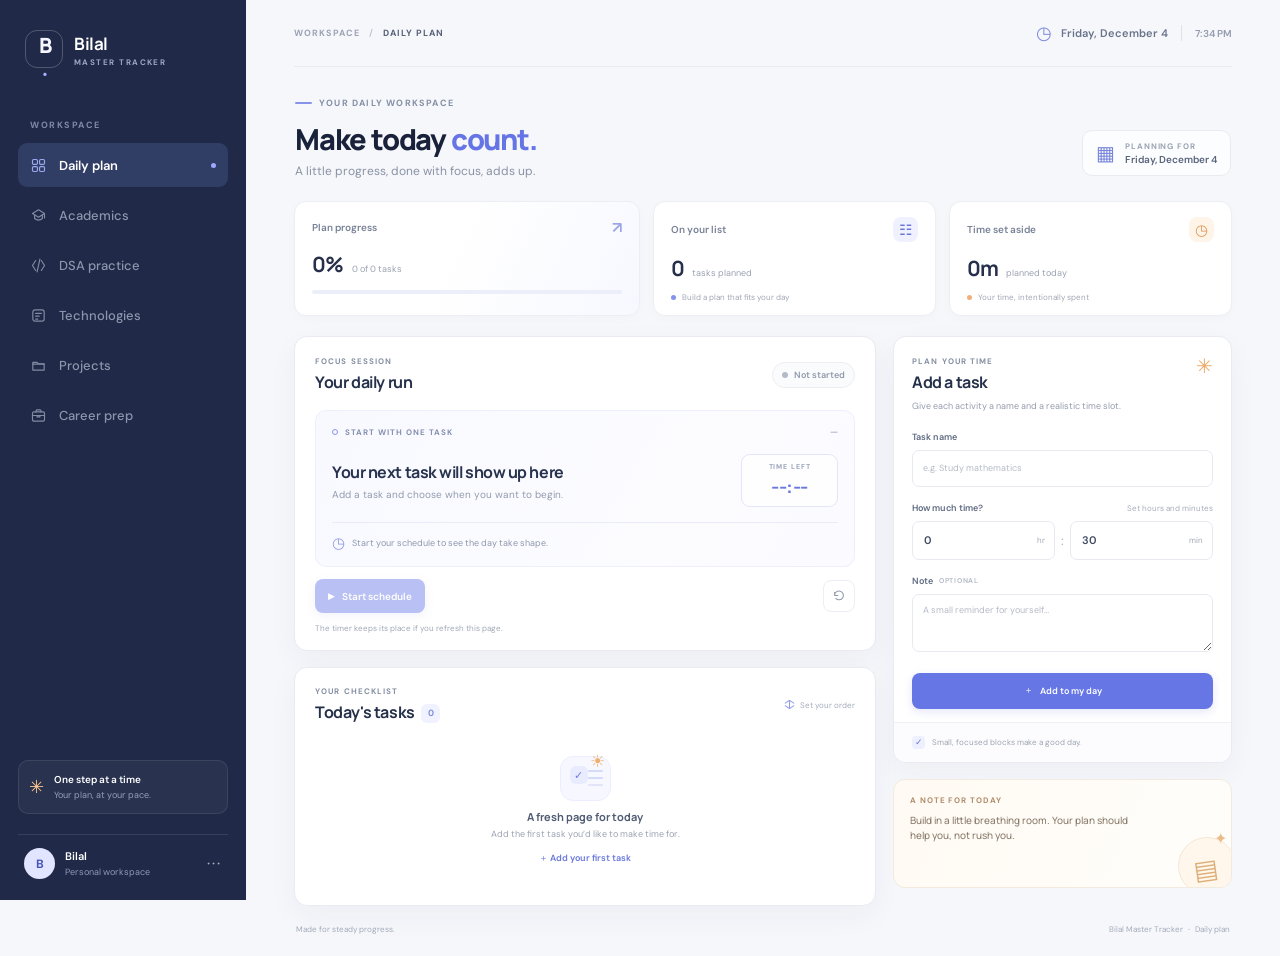
<file: index.html>
<!doctype html>
<html lang="en">
  <head>
    <meta charset="utf-8" />
    <meta name="viewport" content="width=device-width, initial-scale=1" />
    <meta name="theme-color" content="#f5f6fa" />
    <meta name="description" content="A calm daily workspace for Bilal's study plan and timed tasks." />
    <title>Daily Plan · Bilal Master Tracker</title>
    <link rel="stylesheet" href="/app.css" />
    <script defer src="/app.js"></script>
  </head>
  <body>
    <div class="app-shell">
      <aside class="sidebar" aria-label="Main navigation">
        <a class="brand" href="/" aria-label="Bilal Master Tracker home">
          <span class="brand-mark">B<span>·</span></span>
          <span class="brand-copy"><strong>Bilal</strong><small>MASTER TRACKER</small></span>
        </a>

        <!-- Main Page Navbar -->
        <div class="sidebar-label">WORKSPACE</div>
        <nav class="nav-list">
          <a class="nav-item active" href="/" aria-current="page">
            <svg viewBox="0 0 24 24" aria-hidden="true"><rect x="3.5" y="3.5" width="7" height="7" rx="1.7"/><rect x="13.5" y="3.5" width="7" height="7" rx="1.7"/><rect x="3.5" y="13.5" width="7" height="7" rx="1.7"/><rect x="13.5" y="13.5" width="7" height="7" rx="1.7"/></svg>
            <span>Daily plan</span><span class="nav-dot"></span>
          </a>
          <a class="nav-item nav-muted" href="#academics" aria-disabled="true" title="Coming in a later step">
            <svg viewBox="0 0 24 24" aria-hidden="true"><path d="M3.5 9.2 12 4l8.5 5.2L12 14.4 3.5 9.2Z"/><path d="M6.5 11v5.2c3.3 2.7 7.7 2.7 11 0V11M20.5 9.5v6"/></svg><span>Academics</span>
          </a>
          <a class="nav-item nav-muted" href="#dsa" aria-disabled="true" title="Coming in a later step">
            <svg viewBox="0 0 24 24" aria-hidden="true"><path d="M8 5 3.5 12 8 19M16 5l4.5 7-4.5 7M14 3 10 21"/></svg><span>DSA practice</span>
          </a>
          <a class="nav-item nav-muted" href="#technology" aria-disabled="true" title="Coming in a later step">
            <svg viewBox="0 0 24 24" aria-hidden="true"><rect x="4" y="4" width="16" height="16" rx="3"/><path d="M8 9h8M8 13h5M8 17h3"/></svg><span>Technologies</span>
          </a>
          <a class="nav-item nav-muted" href="#projects" aria-disabled="true" title="Coming in a later step">
            <svg viewBox="0 0 24 24" aria-hidden="true"><path d="M4 7.5h6l2 2h8v9H4v-11Z"/><path d="M4 10h16"/></svg><span>Projects</span>
          </a>
          <a class="nav-item nav-muted" href="#career" aria-disabled="true" title="Coming in a later step">
            <svg viewBox="0 0 24 24" aria-hidden="true"><rect x="3.5" y="7" width="17" height="13" rx="2"/><path d="M8.5 7V5.5A1.5 1.5 0 0 1 10 4h4a1.5 1.5 0 0 1 1.5 1.5V7M3.5 12h17M10 12v2h4v-2"/></svg><span>Career prep</span>
          </a>
        </nav>

        <div class="sidebar-bottom">
          <div class="sidebar-note"><span class="note-spark">✳</span><div><strong>One step at a time</strong><small>Your plan, at your pace.</small></div></div>
          <div class="profile-row"><span class="avatar">B</span><span class="profile-copy"><strong>Bilal</strong><small>Personal workspace</small></span><span class="profile-menu" aria-hidden="true">···</span></div>
        </div>
      </aside>

      <main class="main-content">
        <header class="topbar">
          <div class="crumb"><span>WORKSPACE</span><span class="crumb-slash">/</span><strong>DAILY PLAN</strong></div>
          <div class="topbar-right"><span class="today-icon" aria-hidden="true">◷</span><span id="today-date">Today</span><span class="topbar-divider"></span><span id="live-clock" class="live-clock">--:--</span></div>
        </header>

        <section class="page-heading">
          <div>
            <div class="eyebrow"><span class="eyebrow-line"></span>YOUR DAILY WORKSPACE</div>
            <h1>Make today <span>count.</span></h1>
            <p class="heading-copy">A little progress, done with focus, adds up.</p>
          </div>
          <div class="heading-date"><span class="date-icon" aria-hidden="true">▦</span><div><small>PLANNING FOR</small><strong id="heading-date">Today</strong></div></div>
        </section>

        <section class="summary-grid" aria-label="Today's plan summary">
          <article class="summary-card summary-primary">
            <div class="summary-top"><span>Plan progress</span><span class="summary-symbol">↗</span></div>
            <div class="summary-value"><strong id="progress-percent">0%</strong><span id="progress-count">0 of 0 tasks</span></div>
            <div class="progress-track"><span id="progress-fill"></span></div>
          </article>
          <article class="summary-card">
            <div class="summary-top"><span>On your list</span><span class="summary-icon icon-lavender">☷</span></div>
            <div class="summary-value"><strong id="task-count">0</strong><span>tasks planned</span></div>
            <div class="summary-foot"><span class="tiny-dot dot-blue"></span><span>Build a plan that fits your day</span></div>
          </article>
          <article class="summary-card">
            <div class="summary-top"><span>Time set aside</span><span class="summary-icon icon-peach">◷</span></div>
            <div class="summary-value"><strong id="planned-time">0m</strong><span>planned today</span></div>
            <div class="summary-foot"><span class="tiny-dot dot-orange"></span><span id="time-foot">Your time, intentionally spent</span></div>
          </article>
        </section>

        <div class="content-grid">
          <div class="left-column">
            <section class="panel run-panel" aria-labelledby="run-heading">
              <div class="panel-heading">
                <div><div class="section-kicker">FOCUS SESSION</div><h2 id="run-heading">Your daily run</h2></div>
                <span id="schedule-status" class="status-pill status-idle"><span class="status-dot"></span>Not started</span>
              </div>

              <div class="active-card" id="active-card">
                <div class="active-card-top"><span class="active-label"><span class="live-indicator"></span><span id="active-state-label">READY WHEN YOU ARE</span></span><span class="active-task-number" id="active-task-number">—</span></div>
                <div class="active-main">
                  <div class="active-task-copy"><h3 id="active-task-name">Your next task will show up here</h3><p id="active-task-note">Add a task and choose when you want to begin.</p></div>
                  <div class="timer-wrap"><div class="timer-label" id="timer-label">TIME LEFT</div><div class="timer-display" id="timer-display">--:--</div></div>
                </div>
                <div class="active-time-row"><span class="time-icon" aria-hidden="true">◷</span><span id="active-time-range">Start your schedule to see the day take shape.</span></div>
              </div>

              <div class="schedule-controls">
                <button class="button button-primary" id="start-button" type="button"><span class="button-play" aria-hidden="true">▶</span>Start schedule</button>
                <button class="button button-primary hidden" id="resume-button" type="button"><span class="button-play" aria-hidden="true">▶</span>Resume</button>
                <button class="button button-secondary hidden" id="pause-button" type="button"><span aria-hidden="true">Ⅱ</span>Pause</button>
                <button class="button button-subtle hidden" id="complete-button" type="button"><span aria-hidden="true">✓</span>Complete task</button>
                <button class="button button-subtle hidden" id="skip-button" type="button"><span aria-hidden="true">↷</span>Skip</button>
                <button class="button button-subtle hidden" id="extend-button" type="button"><span aria-hidden="true">＋</span>Add 15 min</button>
                <span class="control-spacer"></span>
                <button class="icon-button hidden" id="stop-button" type="button" title="Stop the schedule" aria-label="Stop the schedule"><svg viewBox="0 0 24 24" aria-hidden="true"><rect x="6.5" y="6.5" width="11" height="11" rx="1.5"/></svg></button>
                <button class="icon-button" id="reset-button" type="button" title="Reset today's run" aria-label="Reset today's run"><svg viewBox="0 0 24 24" aria-hidden="true"><path d="M4.5 11a7.5 7.5 0 1 1 2.1 5.2M4.5 5.5V11H10"/></svg></button>
              </div>
              <p class="schedule-hint" id="schedule-hint">The timer keeps its place if you refresh this page.</p>
            </section>

            <section class="panel task-panel" aria-labelledby="tasks-heading">
              <div class="panel-heading task-list-heading">
                <div><div class="section-kicker">YOUR CHECKLIST</div><h2 id="tasks-heading">Today's tasks <span class="heading-count" id="list-count">0</span></h2></div>
                <span class="order-hint"><span aria-hidden="true">↕</span> Set your order</span>
              </div>
              <div id="task-list" class="task-list" aria-live="polite"></div>
              <div id="empty-state" class="empty-state">
                <div class="empty-illustration" aria-hidden="true"><span class="empty-sun">☀</span><span class="empty-check">✓</span><span class="empty-lines"></span></div>
                <h3>A fresh page for today</h3>
                <p>Add the first task you’d like to make time for.</p>
                <button class="text-button" id="empty-add-button" type="button">＋ Add your first task</button>
              </div>
            </section>
          </div>

          <aside class="right-column">
            <section class="panel composer-panel" aria-labelledby="composer-heading" id="task-composer">
              <div class="panel-heading composer-heading">
                <div><div class="section-kicker">PLAN YOUR TIME</div><h2 id="composer-heading">Add a task</h2></div>
                <span class="composer-spark" aria-hidden="true">✳</span>
              </div>
              <p class="composer-copy">Give each activity a name and a realistic time slot.</p>
              <form id="task-form" novalidate>
                <input type="hidden" id="edit-task-id" />
                <label class="field-label" for="task-name">Task name</label>
                <input class="text-input" id="task-name" name="task-name" type="text" maxlength="100" placeholder="e.g. Study mathematics" autocomplete="off" required />
                <div class="duration-label-row"><label class="field-label" for="duration-hours">How much time?</label><span class="field-helper">Set hours and minutes</span></div>
                <div class="duration-inputs">
                  <label class="duration-box"><input id="duration-hours" type="number" min="0" max="99" value="0" inputmode="numeric" aria-label="Duration in hours" /><span>hr</span></label>
                  <span class="duration-colon">:</span>
                  <label class="duration-box"><input id="duration-minutes" type="number" min="0" max="59" value="30" inputmode="numeric" aria-label="Duration in minutes" /><span>min</span></label>
                </div>
                <label class="field-label notes-label" for="task-notes">Note <span class="optional-label">OPTIONAL</span></label>
                <textarea class="text-input notes-input" id="task-notes" maxlength="240" rows="3" placeholder="A small reminder for yourself…"></textarea>
                <p class="form-error" id="form-error" role="alert"></p>
                <div class="form-actions"><button class="button button-primary add-button" id="submit-task" type="submit"><span aria-hidden="true">＋</span>Add to my day</button><button class="button button-text hidden" id="cancel-edit" type="button">Cancel</button></div>
              </form>
              <div class="composer-footer"><span class="footer-check">✓</span><span>Small, focused blocks make a good day.</span></div>
            </section>

            <section class="tip-card">
              <div class="tip-art" aria-hidden="true"><span class="tip-star">✦</span><span class="tip-circle"></span><span class="tip-book">▤</span></div>
              <div class="tip-label">A NOTE FOR TODAY</div>
              <p>Build in a little breathing room. Your plan should help you, not rush you.</p>
            </section>
          </aside>
        </div>
        <footer class="page-footer"><span>Made for steady progress.</span><span>Bilal Master Tracker <b>·</b> Daily plan</span></footer>
      </main>
    </div>
  </body>
</html>
</file>
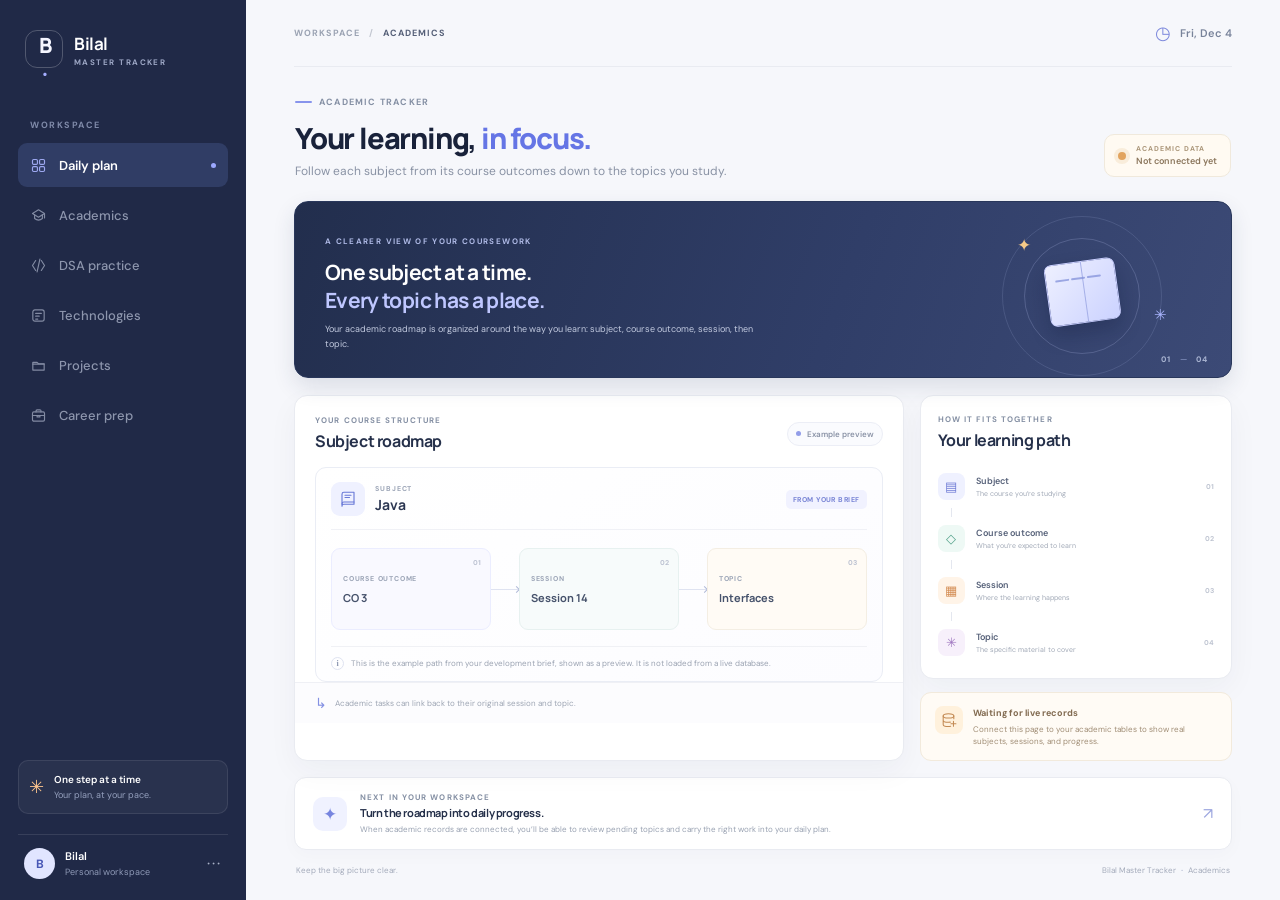
<file: academics.html>
<!doctype html>
<html lang="en">
  <head>
    <meta charset="utf-8" />
    <meta name="viewport" content="width=device-width, initial-scale=1" />
    <meta name="theme-color" content="#f5f6fa" />
    <meta name="description" content="Follow academic subjects, course outcomes, sessions, and topics." />
    <title>Academics · Bilal Master Tracker</title>
    <link rel="stylesheet" href="/app.css" />
    <link rel="stylesheet" href="/academics.css" />
    <script defer src="/academics.js"></script>
  </head>
  <body>
    <div class="app-shell">
      <!-- Place this where you want the sidebar to appear -->
<div id="sidebar-container"></div>

<script>
  fetch('sidebar.html')
    .then(response => response.text())
    .then(data => {
      document.getElementById('sidebar-container').innerHTML = data;
    });
</script>

      <main class="main-content academic-page">
        <header class="topbar">
          <div class="crumb"><span>WORKSPACE</span><span class="crumb-slash">/</span><strong>ACADEMICS</strong></div>
          <div class="topbar-right"><span class="today-icon" aria-hidden="true">◷</span><span id="academic-date">Today</span></div>
        </header>

        <section class="academic-intro">
          <div class="academic-title-block">
            <div class="eyebrow"><span class="eyebrow-line"></span>ACADEMIC TRACKER</div>
            <h1>Your learning, <span>in focus.</span></h1>
            <p class="heading-copy">Follow each subject from its course outcomes down to the topics you study.</p>
          </div>
          <div class="academic-source-pill"><span class="source-pulse"></span><span><small>ACADEMIC DATA</small><strong>Not connected yet</strong></span></div>
        </section>

        <section class="academic-banner" aria-label="Academic tracker overview">
          <div class="banner-copy">
            <span class="banner-eyebrow">A CLEARER VIEW OF YOUR COURSEWORK</span>
            <h2>One subject at a time.<br /><span>Every topic has a place.</span></h2>
            <p>Your academic roadmap is organized around the way you learn: subject, course outcome, session, then topic.</p>
          </div>
          <div class="banner-art" aria-hidden="true">
            <span class="art-orbit orbit-one"></span><span class="art-orbit orbit-two"></span>
            <span class="art-book"><span></span><span></span><span></span></span>
            <span class="art-star star-one">✦</span><span class="art-star star-two">✳</span>
          </div>
          <span class="banner-index" aria-hidden="true">01 <i>—</i> 04</span>
        </section>

        <div class="academic-grid">
          <section class="panel roadmap-panel" aria-labelledby="roadmap-title">
            <div class="panel-heading roadmap-heading">
              <div><div class="section-kicker">YOUR COURSE STRUCTURE</div><h2 id="roadmap-title">Subject roadmap</h2></div>
              <span class="preview-label"><span></span>Example preview</span>
            </div>

            <article class="preview-subject">
              <div class="subject-heading">
                <span class="subject-icon" aria-hidden="true"><svg viewBox="0 0 24 24"><path d="M4 5.5A2.5 2.5 0 0 1 6.5 3H20v16H6.5A2.5 2.5 0 0 0 4 21.5v-16Z"/><path d="M4 18.5A2.5 2.5 0 0 1 6.5 16H20M8 7h8M8 10h6"/></svg></span>
                <div class="subject-title"><span>SUBJECT</span><h3>Java</h3></div>
                <span class="sample-tag">FROM YOUR BRIEF</span>
              </div>

              <div class="roadmap-flow" aria-label="Example academic path: Java, course outcome 3, session 14, topic Interfaces">
                <div class="roadmap-step step-co">
                  <span class="step-number">01</span><span class="step-label">COURSE OUTCOME</span><strong>CO 3</strong>
                </div>
                <span class="step-connector" aria-hidden="true"><i></i></span>
                <div class="roadmap-step step-session">
                  <span class="step-number">02</span><span class="step-label">SESSION</span><strong>Session 14</strong>
                </div>
                <span class="step-connector" aria-hidden="true"><i></i></span>
                <div class="roadmap-step step-topic">
                  <span class="step-number">03</span><span class="step-label">TOPIC</span><strong>Interfaces</strong>
                </div>
              </div>
              <div class="preview-caption"><span class="caption-info" aria-hidden="true">i</span><span>This is the example path from your development brief, shown as a preview. It is not loaded from a live database.</span></div>
            </article>

            <div class="roadmap-bottom"><span class="roadmap-bottom-icon" aria-hidden="true">↳</span><span>Academic tasks can link back to their original session and topic.</span></div>
          </section>

          <aside class="academic-side-column">
            <section class="panel structure-panel" aria-labelledby="structure-title">
              <div class="section-kicker">HOW IT FITS TOGETHER</div>
              <h2 id="structure-title">Your learning path</h2>
              <div class="structure-list">
                <div class="structure-item"><span class="structure-icon structure-subject">▤</span><span><strong>Subject</strong><small>The course you’re studying</small></span><span class="structure-order">01</span></div>
                <span class="structure-link" aria-hidden="true"></span>
                <div class="structure-item"><span class="structure-icon structure-co">◇</span><span><strong>Course outcome</strong><small>What you’re expected to learn</small></span><span class="structure-order">02</span></div>
                <span class="structure-link" aria-hidden="true"></span>
                <div class="structure-item"><span class="structure-icon structure-session">▦</span><span><strong>Session</strong><small>Where the learning happens</small></span><span class="structure-order">03</span></div>
                <span class="structure-link" aria-hidden="true"></span>
                <div class="structure-item"><span class="structure-icon structure-topic">✳</span><span><strong>Topic</strong><small>The specific material to cover</small></span><span class="structure-order">04</span></div>
              </div>
            </section>

            <section class="data-note-card" aria-label="Academic data connection status">
              <span class="data-note-icon" aria-hidden="true"><svg viewBox="0 0 24 24"><ellipse cx="12" cy="5.5" rx="7.5" ry="3"/><path d="M4.5 5.5v6c0 1.7 3.4 3 7.5 3 .9 0 1.8-.1 2.6-.2M19.5 5.5v4M4.5 11.5v6c0 1.7 3.4 3 7.5 3 1.1 0 2.1-.1 3-.3"/><path d="M15.5 16.5h7m-3.5-3.5v7"/></svg></span>
              <div><strong>Waiting for live records</strong><p>Connect this page to your academic tables to show real subjects, sessions, and progress.</p></div>
            </section>
          </aside>
        </div>

        <section class="next-stage-card">
          <div class="next-stage-mark" aria-hidden="true"><span>✦</span></div>
          <div><div class="section-kicker">NEXT IN YOUR WORKSPACE</div><h2>Turn the roadmap into daily progress.</h2><p>When academic records are connected, you’ll be able to review pending topics and carry the right work into your daily plan.</p></div>
          <span class="next-stage-arrow" aria-hidden="true">↗</span>
        </section>

        <footer class="page-footer"><span>Keep the big picture clear.</span><span>Bilal Master Tracker <b>·</b> Academics</span></footer>
      </main>
    </div>
  </body>
</html>
</file>
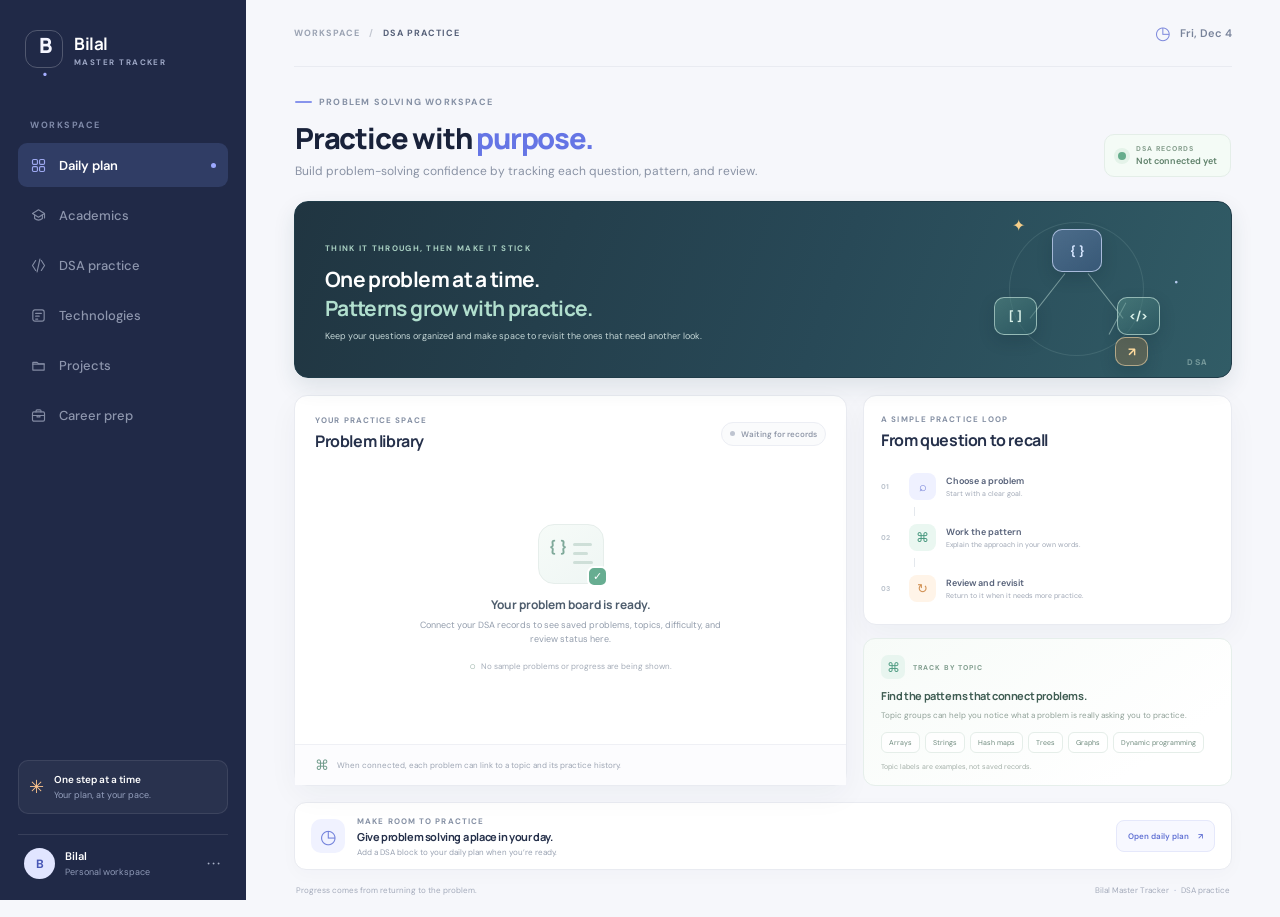
<file: dsa.html>
<!doctype html>
<html lang="en">

<head>
  <meta charset="utf-8" />
  <meta name="viewport" content="width=device-width, initial-scale=1" />
  <meta name="theme-color" content="#f5f6fa" />
  <meta name="description" content="A focused workspace for DSA problem practice and review." />
  <title>DSA Practice · Bilal Master Tracker</title>
  <link rel="stylesheet" href="/app.css" />
  <link rel="stylesheet" href="/dsa.css" />
  <script defer src="dsa.js"></script>
</head>

<body>
  <div class="app-shell">

    <div id="sidebar-container"></div>

    <script>
      fetch('sidebar.html')
        .then(response => response.text())
        .then(data => {
          document.getElementById('sidebar-container').innerHTML = data;
        });
    </script>

    <main class="main-content dsa-page">
      <header class="topbar">
        <div class="crumb"><span>WORKSPACE</span><span class="crumb-slash">/</span><strong>DSA PRACTICE</strong></div>
        <div class="topbar-right"><span class="today-icon" aria-hidden="true">◷</span><span id="dsa-date">Today</span>
        </div>
      </header>

      <section class="dsa-intro">
        <div class="dsa-title-block">
          <div class="eyebrow"><span class="eyebrow-line"></span>PROBLEM SOLVING WORKSPACE</div>
          <h1>Practice with <span>purpose.</span></h1>
          <p class="heading-copy">Build problem-solving confidence by tracking each question, pattern, and review.</p>
        </div>
        <div class="dsa-source-pill"><span class="dsa-source-dot"></span><span><small>DSA RECORDS</small><strong>Not
              connected yet</strong></span></div>
      </section>

      <section class="dsa-banner" aria-label="DSA practice overview">
        <div class="dsa-banner-copy">
          <span class="dsa-banner-eyebrow">THINK IT THROUGH, THEN MAKE IT STICK</span>
          <h2>One problem at a time.<br /><span>Patterns grow with practice.</span></h2>
          <p>Keep your questions organized and make space to revisit the ones that need another look.</p>
        </div>
        <div class="dsa-banner-art" aria-hidden="true">
          <span class="node-line line-a"></span><span class="node-line line-b"></span><span
            class="node-line line-c"></span><span class="node-line line-d"></span>
          <span class="dsa-node node-root">{ }</span><span class="dsa-node node-left">[ ]</span><span
            class="dsa-node node-right">&lt;/&gt;</span><span class="dsa-node node-leaf">↗</span>
          <span class="dsa-art-spark spark-a">✦</span><span class="dsa-art-spark spark-b">·</span>
        </div>
        <span class="dsa-banner-word" aria-hidden="true">DSA</span>
      </section>

      <div class="dsa-content-grid">
        <section class="panel problem-library" aria-labelledby="problem-library-title">
          <div class="panel-heading library-heading">
            <div>
              <div class="section-kicker">YOUR PRACTICE SPACE</div>
              <h2 id="problem-library-title">Problem library</h2>
            </div>
            <span class="library-status"><span></span>Waiting for records</span>
          </div>
          <div class="library-empty">
            <div class="library-illustration" aria-hidden="true">
              <span class="code-bracket">{ }</span><span class="code-line code-line-one"></span><span
                class="code-line code-line-two"></span><span class="code-line code-line-three"></span><span
                class="code-check">✓</span>
            </div>
            <h3>Your problem board is ready.</h3>
            <p>Connect your DSA records to see saved problems, topics, difficulty, and review status here.</p>
            <span class="library-footnote"><span class="small-lock" aria-hidden="true">○</span> No sample problems or
              progress are being shown.</span>
          </div>
          <div class="library-footer"><span class="library-footer-icon" aria-hidden="true">⌘</span><span>When connected,
              each problem can link to a topic and its practice history.</span></div>
        </section>

        <aside class="dsa-side-column">
          <section class="panel practice-loop" aria-labelledby="practice-loop-title">
            <div class="section-kicker">A SIMPLE PRACTICE LOOP</div>
            <h2 id="practice-loop-title">From question to recall</h2>
            <div class="loop-list">
              <div class="loop-item"><span class="loop-number">01</span><span class="loop-icon loop-pick"
                  aria-hidden="true">⌕</span><span><strong>Choose a problem</strong><small>Start with a clear
                    goal.</small></span></div>
              <span class="loop-connector" aria-hidden="true"></span>
              <div class="loop-item"><span class="loop-number">02</span><span class="loop-icon loop-solve"
                  aria-hidden="true">⌘</span><span><strong>Work the pattern</strong><small>Explain the approach in your
                    own words.</small></span></div>
              <span class="loop-connector" aria-hidden="true"></span>
              <div class="loop-item"><span class="loop-number">03</span><span class="loop-icon loop-review"
                  aria-hidden="true">↻</span><span><strong>Review and revisit</strong><small>Return to it when it needs
                    more practice.</small></span></div>
            </div>
          </section>

          <section class="topic-preview-card" aria-labelledby="topic-preview-title">
            <div class="topic-preview-top"><span class="topic-preview-icon" aria-hidden="true">⌘</span><span
                class="topic-preview-label">TRACK BY TOPIC</span></div>
            <h2 id="topic-preview-title">Find the patterns that connect problems.</h2>
            <p>Topic groups can help you notice what a problem is really asking you to practice.</p>
            <div class="topic-chips" aria-label="Example DSA topic groups">
              <span>Arrays</span><span>Strings</span><span>Hash
                maps</span><span>Trees</span><span>Graphs</span><span>Dynamic programming</span>
            </div>
            <span class="topic-preview-note">Topic labels are examples, not saved records.</span>
          </section>
        </aside>
      </div>

      <section class="dsa-daily-link">
        <span class="daily-link-mark" aria-hidden="true">◷</span>
        <div>
          <div class="section-kicker">MAKE ROOM TO PRACTICE</div>
          <h2>Give problem solving a place in your day.</h2>
          <p>Add a DSA block to your daily plan when you’re ready.</p>
        </div>
        <a class="dsa-daily-button" href="/"><span>Open daily plan</span><span aria-hidden="true">↗</span></a>
      </section>

      <footer class="page-footer"><span>Progress comes from returning to the problem.</span><span>Bilal Master Tracker
          <b>·</b> DSA practice</span></footer>
    </main>
  </div>
</body>

</html>
</file>
<file: app.css>
/* Google Fonts API for different Fonts Usage in Our Project*/
@import url('https://fonts.googleapis.com/css2?family=DM+Sans:wght@400;500;600;700&family=Manrope:wght@400;500;600;700;800&display=swap');

:root {
  color-scheme: light;
  --ink: #182137;
  --muted: #7b8497;
  --soft-muted: #a3aabb;
  --line: #e9ebf1;
  --paper: #fff;
  --canvas: #f6f7fb;
  --navy: #202947;
  --blue: #6274e8;
  --blue-dark: #5062d7;
  --blue-soft: #eef0ff;
  --mint: #29a684;
  --orange: #eea15e;
  --shadow: 0 10px 30px rgba(31, 43, 75, .045);
  font-family: 'DM Sans', 'Segoe UI', sans-serif;
  font-synthesis: none;
  text-rendering: optimizeLegibility;
}

* { box-sizing: border-box; }
body { margin: 0; min-width: 320px; color: var(--ink); background: var(--canvas); }
button, input, textarea { font: inherit; }
button { cursor: pointer; }
button:focus-visible, a:focus-visible, input:focus-visible, textarea:focus-visible { outline: 3px solid rgba(98, 116, 232, .3); outline-offset: 2px; }
.app-shell { min-height: 100vh; }

.sidebar { width: 246px; padding: 30px 18px 18px; position: fixed; inset: 0 auto 0 0; display: flex; flex-direction: column; background: var(--navy); color: white; z-index: 5; }
.brand { display: flex; gap: 11px; align-items: center; margin: 0 0 51px 7px; color: inherit; text-decoration: none; }
.brand-mark { width: 38px; height: 38px; display: grid; place-items: center; border: 1px solid rgba(255,255,255,.22); border-radius: 12px; color: #f5f6ff; font: 800 21px 'Manrope', sans-serif; letter-spacing: -2px; }
.brand-mark span { color: #a5aeff; }
.brand-copy { display: grid; gap: 2px; }
.brand-copy strong { font: 700 17px 'Manrope', sans-serif; letter-spacing: -.4px; }
.brand-copy small { color: #9ea8c6; font-size: 8px; font-weight: 700; letter-spacing: 1.45px; }
.sidebar-label { margin: 0 0 12px 12px; color: #7f8aa9; font-size: 9px; font-weight: 700; letter-spacing: 1.5px; }
.nav-list { display: grid; gap: 6px; }
.nav-item { min-height: 44px; padding: 0 12px; display: flex; align-items: center; gap: 12px; position: relative; border-radius: 9px; color: #b8c0d5; font-size: 13px; font-weight: 500; text-decoration: none; transition: .18s ease; }
.nav-item svg { width: 17px; height: 17px; fill: none; stroke: currentColor; stroke-width: 1.65; stroke-linecap: round; stroke-linejoin: round; opacity: .9; }
.nav-item:hover { background: rgba(255,255,255,.06); color: #fff; }
.nav-item.active { background: #303d65; color: #fff; font-weight: 600; }
.nav-item.active svg { color: #a9b4ff; }
.nav-dot { width: 5px; height: 5px; margin-left: auto; border-radius: 50%; background: #9ca9ff; }
.nav-muted { opacity: .72; }
.nav-muted[aria-disabled="true"] { cursor: default; }
.sidebar-bottom { margin-top: auto; }
.sidebar-note { display: flex; gap: 10px; align-items: center; padding: 12px 10px; margin: 0 0 20px; border: 1px solid rgba(255,255,255,.09); border-radius: 10px; background: rgba(255,255,255,.045); }
.note-spark { color: #ffc68f; font-size: 18px; }
.sidebar-note div, .profile-copy { display: grid; gap: 3px; }
.sidebar-note strong { font-size: 10px; font-weight: 600; }
.sidebar-note small { color: #95a0be; font-size: 9px; }
.profile-row { display: flex; align-items: center; gap: 10px; padding: 13px 6px 3px; border-top: 1px solid rgba(255,255,255,.1); }
.avatar { width: 31px; height: 31px; display: grid; place-items: center; border-radius: 50%; color: #4857b6; background: #e1e5ff; font-size: 12px; font-weight: 700; }
.profile-copy strong { font-size: 11px; font-weight: 600; }
.profile-copy small { color: #8f9ab7; font-size: 9px; }
.profile-menu { margin-left: auto; color: #a9b1c7; letter-spacing: 2px; }

.main-content { max-width: 1600px; min-height: 100vh; padding: 0 48px 22px; margin-left: 246px; }
.topbar { height: 67px; display: flex; align-items: center; justify-content: space-between; border-bottom: 1px solid #e9ebf1; }
.crumb { display: flex; align-items: center; gap: 9px; color: #9ba3b3; font-size: 9px; font-weight: 700; letter-spacing: 1px; }
.crumb strong { color: #566078; font-size: 9px; }
.crumb-slash { color: #c2c6d0; }
.topbar-right { display: flex; align-items: center; gap: 9px; color: #68738b; font-size: 11px; font-weight: 600; }
.today-icon { color: #7d89dc; font-size: 18px; }
.topbar-divider { width: 1px; height: 16px; margin: 0 4px; background: #dfe2e9; }
.live-clock { color: #929bad; font-size: 10px; font-variant-numeric: tabular-nums; }
.page-heading { padding: 30px 1px 22px; display: flex; justify-content: space-between; align-items: end; }
.eyebrow, .section-kicker { display: flex; align-items: center; gap: 7px; color: #8590a4; font-size: 9px; font-weight: 700; letter-spacing: 1.2px; }
.eyebrow-line { width: 17px; height: 2px; border-radius: 5px; background: #8794ec; }
h1, h2, h3, p { margin-top: 0; }
h1 { margin: 10px 0 4px; color: #19223a; font: 800 29px 'Manrope', 'Segoe UI', sans-serif; letter-spacing: -1.2px; }
h1 span { color: #6575e5; }
.heading-copy { margin: 0; color: #8992a4; font-size: 12px; }
.heading-date { display: flex; gap: 10px; align-items: center; margin-bottom: 3px; padding: 9px 13px; border: 1px solid var(--line); border-radius: 10px; background: rgba(255,255,255,.72); }
.date-icon { color: #7885db; font-size: 20px; }
.heading-date div { display: grid; gap: 2px; }
.heading-date small { color: #9ba3b2; font-size: 8px; font-weight: 700; letter-spacing: .9px; }
.heading-date strong { color: #59647b; font-size: 10px; font-weight: 600; }

.summary-grid { display: grid; grid-template-columns: 1.22fr 1fr 1fr; gap: 13px; margin-bottom: 20px; }
.summary-card { min-height: 109px; padding: 15px 17px 13px; border: 1px solid #eceef3; border-radius: 12px; background: #fff; box-shadow: 0 3px 12px rgba(35,46,76,.018); }
.summary-primary { background: linear-gradient(115deg, #fff 45%, #f7f8ff); }
.summary-top { display: flex; align-items: center; justify-content: space-between; color: #788297; font-size: 10px; font-weight: 600; }
.summary-symbol { color: #9aa4ea; font-size: 16px; }
.summary-icon { width: 25px; height: 25px; display: grid; place-items: center; border-radius: 8px; font-size: 15px; }
.icon-lavender { color: #6a76d6; background: #f0f1ff; }
.icon-peach { color: #df9657; background: #fff4e8; }
.summary-value { display: flex; align-items: baseline; gap: 8px; margin-top: 12px; }
.summary-value strong { color: #26304a; font: 700 21px 'Manrope', sans-serif; letter-spacing: -.7px; }
.summary-value span { color: #9aa2b1; font-size: 9px; }
.progress-track { height: 4px; margin-top: 12px; overflow: hidden; border-radius: 5px; background: #eceefa; }
.progress-track span { width: 0; height: 100%; display: block; border-radius: inherit; background: #7583ec; transition: width .25s ease; }
.summary-foot { display: flex; gap: 6px; align-items: center; margin-top: 10px; color: #a0a7b5; font-size: 8px; }
.tiny-dot { width: 5px; height: 5px; border-radius: 50%; }
.dot-blue { background: #8492ed; }.dot-orange { background: #f0b078; }

.content-grid { display: grid; grid-template-columns: minmax(0, 1.58fr) minmax(270px, .92fr); gap: 17px; align-items: start; }
.left-column, .right-column { display: grid; gap: 16px; }
.panel { border: 1px solid #e9ebf1; border-radius: 13px; background: var(--paper); box-shadow: var(--shadow); }
.run-panel { padding: 19px 20px 15px; }
.panel-heading { display: flex; align-items: center; justify-content: space-between; gap: 15px; }
.section-kicker { margin-bottom: 5px; font-size: 8px; letter-spacing: 1.1px; }
h2 { margin: 0; color: #25304a; font: 700 16px 'Manrope', sans-serif; letter-spacing: -.4px; }
.status-pill { display: flex; gap: 6px; align-items: center; padding: 6px 9px; border: 1px solid #eceef4; border-radius: 20px; color: #9099aa; background: #fafbfc; font-size: 9px; font-weight: 600; }
.status-dot { width: 6px; height: 6px; border-radius: 50%; background: #b4bbc8; }
.status-running { color: #438f7d; border-color: #d9f0e9; background: #f0faf6; }.status-running .status-dot { background: #43b596; box-shadow: 0 0 0 3px #ddf4ec; }
.status-paused { color: #b67b3c; border-color: #f5e7d3; background: #fff9ef; }.status-paused .status-dot { background: #eaa455; }
.status-done { color: #6875d3; border-color: #e4e7ff; background: #f4f5ff; }.status-done .status-dot { background: #8190ec; }
.status-stopped { color: #8d7180; border-color: #eee5eb; background: #fbf7fa; }.status-stopped .status-dot { background: #ba8da5; }
.active-card { margin-top: 17px; padding: 15px 16px 13px; border: 1px solid #edf0fc; border-radius: 11px; background: linear-gradient(120deg, #f8f9ff, #fcfcff 68%, #fbfaff); }
.active-card-top { display: flex; align-items: center; justify-content: space-between; }
.active-label { display: flex; gap: 7px; align-items: center; color: #858faf; font-size: 8px; font-weight: 700; letter-spacing: 1px; }
.live-indicator { width: 6px; height: 6px; border: 1px solid #8995ec; border-radius: 50%; }
.active-task-number { color: #b0b6cc; font-size: 9px; font-weight: 700; }
.active-main { display: flex; justify-content: space-between; gap: 20px; align-items: center; padding: 16px 0 15px; }
.active-task-copy { min-width: 0; }
.active-task-copy h3 { overflow: hidden; margin: 0 0 5px; color: #27324e; font: 700 16px 'Manrope', sans-serif; letter-spacing: -.45px; text-overflow: ellipsis; white-space: nowrap; }
.active-task-copy p { max-width: 390px; overflow: hidden; margin: 0; color: #929bad; font-size: 10px; text-overflow: ellipsis; white-space: nowrap; }
.timer-wrap { flex: 0 0 auto; min-width: 97px; padding: 7px 11px 6px; border: 1px solid rgba(224,228,250,.9); border-radius: 9px; background: rgba(255,255,255,.7); text-align: center; }
.timer-label { margin-bottom: 2px; color: #9ba4bc; font-size: 7px; font-weight: 700; letter-spacing: .9px; }
.timer-display { color: #6978dc; font: 700 20px 'Manrope', sans-serif; font-variant-numeric: tabular-nums; letter-spacing: -.5px; }
.timer-expired { color: #d58a58; }
.active-time-row { display: flex; align-items: center; gap: 7px; padding-top: 10px; border-top: 1px solid #e9ecf8; color: #8e98ac; font-size: 9px; }
.time-icon { color: #909be2; font-size: 15px; }
.schedule-controls { display: flex; align-items: center; gap: 7px; margin-top: 12px; flex-wrap: wrap; }
.button { min-height: 34px; padding: 0 12px; display: inline-flex; gap: 7px; align-items: center; justify-content: center; border: 1px solid transparent; border-radius: 8px; font-size: 10px; font-weight: 600; transition: .16s ease; }
.button-primary { color: #fff; background: #6676e5; box-shadow: 0 3px 8px rgba(99,114,220,.17); }
.button-primary:hover:not(:disabled) { background: #5364d8; transform: translateY(-1px); }
.button-secondary { border-color: #e6e8ef; color: #626e84; background: #fff; }
.button-secondary:hover { border-color: #ced3e0; background: #fafbfe; }
.button-subtle { border-color: #eaecf2; color: #758096; background: #fff; }
.button-subtle:hover { border-color: #d4d9e8; color: #5b6781; background: #fafbff; }
.button:disabled { cursor: not-allowed; opacity: .45; }
.button-play { font-size: 9px; }
.control-spacer { flex: 1; }
.icon-button { width: 32px; height: 32px; display: grid; place-items: center; border: 1px solid #eceef3; border-radius: 8px; color: #919aac; background: white; }
.icon-button:hover { color: #606d88; border-color: #d9dde8; }
.icon-button svg { width: 14px; height: 14px; fill: none; stroke: currentColor; stroke-width: 1.8; stroke-linecap: round; stroke-linejoin: round; }
.schedule-hint { min-height: 12px; margin: 10px 0 0; color: #a0a8b7; font-size: 8px; }
.hidden { display: none !important; }

.task-panel { min-height: 219px; padding: 18px 20px 14px; }
.task-list-heading { margin-bottom: 11px; }
.heading-count { display: inline-grid; min-width: 19px; height: 19px; margin-left: 4px; place-items: center; border-radius: 6px; color: #7785dd; background: #f0f2ff; font: 600 9px 'DM Sans', sans-serif; vertical-align: 2px; }
.order-hint { display: flex; gap: 5px; align-items: center; color: #a2aabb; font-size: 8px; }
.order-hint span { color: #929de8; font-size: 13px; }
.task-list { display: grid; }
.task-row { min-height: 62px; display: grid; grid-template-columns: 20px minmax(0,1fr) auto; align-items: center; gap: 11px; padding: 9px 0; border-top: 1px solid #f0f1f5; }
.task-check { width: 16px; height: 16px; margin: 0; appearance: none; border: 1.5px solid #d5d9e3; border-radius: 5px; background: #fff; cursor: pointer; }
.task-check:checked { border-color: #6d7ce4; background: #6d7ce4; }
.task-check:checked::after { content: '✓'; display: block; color: white; font-size: 11px; font-weight: 700; line-height: 13px; text-align: center; }
.task-check:disabled { cursor: default; }
.task-main { min-width: 0; }
.task-title-line { display: flex; align-items: center; gap: 7px; min-width: 0; }
.task-title { overflow: hidden; color: #39435a; font-size: 10px; font-weight: 600; text-overflow: ellipsis; white-space: nowrap; }
.task-row.is-completed .task-title { color: #9aa2b1; text-decoration: line-through; }
.task-note { overflow: hidden; margin-top: 3px; color: #a1a8b6; font-size: 8px; text-overflow: ellipsis; white-space: nowrap; }
.task-meta { display: flex; align-items: center; gap: 7px; }
.task-time { min-width: 64px; color: #8993a5; font-size: 8px; text-align: right; white-space: nowrap; }
.task-duration { padding: 5px 7px; border-radius: 6px; color: #707b94; background: #f6f7fa; font-size: 8px; font-weight: 600; white-space: nowrap; }
.task-row.is-active .task-duration { color: #6271d9; background: #f0f2ff; }
.task-actions { display: flex; gap: 2px; margin-left: 3px; opacity: .72; }
.row-action { width: 22px; height: 23px; padding: 0; display: grid; place-items: center; border: 0; border-radius: 5px; color: #9aa2b1; background: transparent; font-size: 13px; }
.row-action:hover:not(:disabled) { color: #5866cf; background: #f1f2ff; }
.row-action:disabled { cursor: default; opacity: .27; }
.row-status { padding: 3px 6px; border-radius: 5px; font-size: 7px; font-weight: 700; letter-spacing: .15px; white-space: nowrap; }
.row-status.active { color: #528c7b; background: #eaf7f1; }
.row-status.expired { color: #c0834e; background: #fff4e8; }
.row-status.skipped { color: #9a8793; background: #f5f1f4; }
.empty-state { min-height: 157px; display: flex; flex-direction: column; align-items: center; justify-content: center; padding: 10px; text-align: center; }
.empty-illustration { width: 51px; height: 45px; position: relative; margin-bottom: 8px; border: 1px solid #eceeff; border-radius: 13px; background: #f7f8ff; }
.empty-sun { position: absolute; top: -7px; right: 5px; color: #eeb071; font-size: 17px; }
.empty-check { width: 18px; height: 18px; position: absolute; top: 9px; left: 9px; display: grid; place-items: center; border-radius: 6px; color: #707fe1; background: #e9ebff; font-size: 11px; }
.empty-lines { width: 15px; height: 2px; position: absolute; top: 13px; right: 7px; border-radius: 3px; background: #d5daf9; box-shadow: 0 7px #d5daf9, 0 14px #e2e5fa; }
.empty-state h3 { margin: 0 0 4px; color: #505c73; font: 700 11px 'Manrope', sans-serif; }
.empty-state p { margin: 0 0 8px; color: #9ba3b2; font-size: 9px; }
.text-button { padding: 4px 7px; border: 0; color: #6978dc; background: transparent; font-size: 9px; font-weight: 600; }
.text-button:hover { color: #4f5ec6; }

.composer-panel { padding: 19px 18px 0; overflow: hidden; }
.composer-heading { align-items: start; }
.composer-spark { margin-top: -3px; color: #ecaa6a; font-size: 20px; }
.composer-copy { margin: 7px 0 17px; color: #939bad; font-size: 9px; line-height: 1.5; }
.field-label { display: block; margin: 0 0 7px; color: #5e6980; font-size: 9px; font-weight: 600; }
.text-input { width: 100%; min-height: 37px; padding: 9px 10px; border: 1px solid #e7e9ef; border-radius: 7px; color: #3f4960; background: #fff; font-size: 9px; transition: border .15s; }
.text-input::placeholder { color: #b4bac6; }
.text-input:focus { outline: none; border-color: #9ba5eb; box-shadow: 0 0 0 3px #f2f3ff; }
.duration-label-row { display: flex; justify-content: space-between; align-items: center; margin-top: 15px; }
.field-helper { margin-top: -6px; color: #a7adba; font-size: 8px; }
.duration-inputs { display: flex; gap: 6px; align-items: center; }
.duration-box { height: 39px; flex: 1; display: flex; align-items: center; padding: 0 9px; border: 1px solid #e7e9ef; border-radius: 7px; }
.duration-box:focus-within { border-color: #9ba5eb; box-shadow: 0 0 0 3px #f2f3ff; }
.duration-box input { width: 100%; min-width: 0; border: 0; outline: 0; color: #404a62; background: transparent; font-size: 11px; font-weight: 600; }
.duration-box input:focus-visible { outline: 0; }
.duration-box input::-webkit-inner-spin-button { appearance: none; }
.duration-box span { color: #a1a8b6; font-size: 8px; }
.duration-colon { color: #aab1bf; font-size: 13px; }
.notes-label { display: flex; gap: 6px; align-items: center; margin-top: 15px; }
.optional-label { color: #b0b6c3; font-size: 7px; letter-spacing: .7px; }
.notes-input { min-height: 58px; resize: vertical; line-height: 1.4; }
.form-error { min-height: 11px; margin: 5px 0 0; color: #bd5f64; font-size: 8px; }
.form-actions { display: flex; gap: 8px; align-items: center; }
.add-button { min-height: 36px; width: 100%; font-size: 9px; }
.button-text { min-height: 33px; padding: 0 5px; color: #818ba0; background: transparent; }
.button-text:hover { color: #5664cf; }
.composer-footer { min-height: 40px; display: flex; gap: 7px; align-items: center; margin: 13px -18px 0; padding: 0 18px; border-top: 1px solid #eff0f5; color: #9da5b2; background: #fcfcfe; font-size: 8px; }
.footer-check { width: 13px; height: 13px; display: grid; place-items: center; border-radius: 4px; color: #6a7bda; background: #eef0ff; font-size: 9px; }
.tip-card { min-height: 109px; position: relative; overflow: hidden; padding: 15px 16px; border: 1px solid #f2eadf; border-radius: 12px; background: linear-gradient(115deg, #fffaf3, #fffdf9 74%); }
.tip-label { color: #b18d6b; font-size: 8px; font-weight: 700; letter-spacing: .9px; }
.tip-card p { max-width: 220px; margin: 8px 0 0; color: #8b7d6d; font: 500 10px/1.55 'Manrope', sans-serif; }
.tip-art { width: 69px; height: 69px; position: absolute; right: -5px; bottom: -8px; opacity: .8; }
.tip-circle { width: 58px; height: 58px; position: absolute; right: 0; bottom: 0; border: 1px solid #f2e2cc; border-radius: 50%; background: #fff6e9; }
.tip-star { position: absolute; z-index: 1; top: 2px; right: 9px; color: #e7ad6e; font-size: 16px; }
.tip-book { position: absolute; z-index: 1; right: 17px; bottom: 9px; color: #d79b5b; font-size: 26px; transform: rotate(-8deg); }
.page-footer { display: flex; justify-content: space-between; padding: 18px 2px 0; color: #a3aaba; font-size: 8px; }
.page-footer b { padding: 0 3px; color: #b5bdd3; }

@media (min-width: 1450px) { .main-content { padding-right: 64px; padding-left: 64px; }.summary-card { min-height: 115px; }.run-panel, .task-panel { padding-right: 23px; padding-left: 23px; } }
@media (max-width: 1120px) { .main-content { padding-right: 27px; padding-left: 27px; }.content-grid { grid-template-columns: minmax(0,1.4fr) minmax(250px,.9fr); gap: 13px; }.task-panel, .run-panel { padding-right: 16px; padding-left: 16px; }.summary-card { padding-right: 13px; padding-left: 13px; } }
@media (max-width: 900px) { .sidebar { width: 70px; padding-right: 10px; padding-left: 10px; align-items: center; }.brand { margin: 0 0 38px; }.brand-copy, .sidebar-label, .nav-item span:not(.nav-dot), .sidebar-note, .profile-copy, .profile-menu { display: none; }.nav-list { width: 100%; }.nav-item { justify-content: center; padding: 0; }.nav-item svg { width: 19px; height: 19px; }.nav-dot { width: 4px; height: 4px; position: absolute; top: 8px; right: 9px; }.profile-row { justify-content: center; padding: 14px 0 0; }.main-content { margin-left: 70px; }.content-grid { grid-template-columns: minmax(0,1fr); }.right-column { grid-template-columns: minmax(0,1.25fr) minmax(210px,.75fr); align-items: stretch; }.tip-card { min-height: 100%; } }
@media (max-width: 620px) { .sidebar { width: 54px; padding: 18px 7px 12px; }.brand { margin-bottom: 29px; }.brand-mark { width: 34px; height: 34px; }.nav-item { min-height: 41px; }.main-content { margin-left: 54px; padding: 0 14px 18px; }.topbar { height: 55px; }.crumb { font-size: 8px; }.topbar-right { gap: 5px; font-size: 9px; }.live-clock, .topbar-divider { display: none; }.page-heading { padding: 24px 0 18px; align-items: start; }.heading-date { padding: 7px 8px; }.heading-date small { font-size: 7px; } h1 { font-size: 25px; }.heading-copy { max-width: 230px; font-size: 10px; }.summary-grid { grid-template-columns: 1fr 1fr; gap: 8px; margin-bottom: 12px; }.summary-card { min-height: 98px; padding: 12px; }.summary-primary { grid-column: 1 / -1; min-height: 92px; }.summary-value { margin-top: 8px; }.summary-foot { font-size: 7px; }.content-grid { gap: 11px; }.left-column, .right-column { gap: 11px; }.right-column { grid-template-columns: 1fr; }.run-panel, .task-panel, .composer-panel { padding-right: 13px; padding-left: 13px; }.active-card { padding-right: 12px; padding-left: 12px; }.active-main { gap: 8px; }.active-task-copy h3 { max-width: 190px; font-size: 13px; }.active-task-copy p { max-width: 190px; font-size: 9px; }.timer-wrap { min-width: 82px; padding-right: 6px; padding-left: 6px; }.timer-display { font-size: 17px; }.schedule-controls { gap: 6px; }.button { min-height: 32px; padding: 0 9px; font-size: 9px; }.task-row { grid-template-columns: 18px minmax(0,1fr); gap: 8px; }.task-meta { grid-column: 2; justify-content: space-between; margin-top: -2px; }.task-time { min-width: 0; margin-right: auto; }.task-actions { margin-left: auto; }.task-duration { order: -1; }.task-note { max-width: 240px; }.page-footer { gap: 6px; flex-wrap: wrap; font-size: 7px; } }
@media (prefers-reduced-motion: reduce) { *, *::before, *::after { scroll-behavior: auto !important; transition-duration: .01ms !important; } }
</file>
<file: academics.css>
.academic-page .topbar-right { color: #78839a; }
.academic-intro { display: flex; justify-content: space-between; align-items: end; gap: 20px; padding: 29px 1px 20px; }
.academic-title-block h1 { margin-top: 10px; }
.academic-title-block .heading-copy { max-width: 590px; line-height: 1.6; }
.academic-source-pill { display: flex; gap: 10px; align-items: center; margin-bottom: 4px; padding: 9px 13px; border: 1px solid #f0e9dc; border-radius: 10px; background: #fffaf2; }
.source-pulse { width: 8px; height: 8px; border-radius: 50%; background: #e2a45f; box-shadow: 0 0 0 4px #f9eddb; }
.academic-source-pill span:last-child { display: grid; gap: 2px; }
.academic-source-pill small { color: #aa9578; font-size: 7px; font-weight: 700; letter-spacing: 1px; }
.academic-source-pill strong { color: #8a755b; font-size: 9px; font-weight: 600; }

.academic-banner { min-height: 177px; position: relative; overflow: hidden; display: flex; justify-content: space-between; align-items: center; padding: 25px 30px; border: 1px solid #29375b; border-radius: 14px; color: white; background: linear-gradient(110deg, #222e4d 0%, #303e68 58%, #3c4a76 100%); box-shadow: 0 9px 22px rgba(37, 50, 83, .12); }
.banner-copy { position: relative; z-index: 1; max-width: 550px; }
.banner-eyebrow { color: #aeb9e5; font-size: 8px; font-weight: 700; letter-spacing: 1.35px; }
.banner-copy h2 { margin: 9px 0 7px; color: #fff; font: 700 21px/1.36 'Manrope', sans-serif; letter-spacing: -.65px; }
.banner-copy h2 span { color: #bfc7ff; }
.banner-copy p { max-width: 440px; margin: 0; color: #c3cbe0; font-size: 9px; line-height: 1.65; }
.banner-index { position: absolute; right: 23px; bottom: 13px; color: #a9b4d1; font: 700 8px 'DM Sans', sans-serif; letter-spacing: 1.1px; }
.banner-index i { padding: 0 5px; color: #7583b0; font-style: normal; }
.banner-art { width: 194px; height: 156px; position: absolute; right: 53px; top: 10px; }
.art-orbit { position: absolute; display: block; border: 1px solid rgba(191,201,244,.14); border-radius: 50%; }
.orbit-one { width: 160px; height: 160px; top: 4px; left: 18px; }
.orbit-two { width: 116px; height: 116px; top: 26px; left: 40px; border-color: rgba(191,201,244,.22); }
.art-book { width: 71px; height: 62px; position: absolute; top: 49px; left: 63px; display: flex; gap: 2px; align-items: stretch; padding: 8px 9px 7px; border: 1px solid #cbd0ff; border-radius: 7px 8px 8px 7px; background: linear-gradient(135deg,#eef0ff,#cbd2ff); box-shadow: 0 10px 20px rgba(10,17,46,.24); transform: rotate(-8deg); }
.art-book::before { width: 4px; position: absolute; inset: 0 auto 0 32px; border-right: 1px solid #a5afe8; content: ''; }
.art-book span { width: 14px; height: 2px; margin-top: 7px; border-radius: 3px; background: #8996dd; opacity: .8; }
.art-star { position: absolute; color: #f5c987; }
.star-one { top: 22px; left: 33px; font-size: 17px; }
.star-two { top: 93px; right: 11px; color: #aab5ff; font-size: 15px; }

.academic-grid { display: grid; grid-template-columns: minmax(0, 1.62fr) minmax(255px, .83fr); gap: 16px; align-items: stretch; margin-top: 17px; }
.roadmap-panel { padding: 19px 20px 0; }
.roadmap-heading { margin-bottom: 15px; }
.preview-label { display: flex; gap: 6px; align-items: center; padding: 6px 8px; border: 1px solid #eceef6; border-radius: 20px; color: #8a93a6; background: #fafbfe; font-size: 8px; font-weight: 600; white-space: nowrap; }
.preview-label span { width: 5px; height: 5px; border-radius: 50%; background: #929de8; }
.preview-subject { padding: 14px 15px 0; border: 1px solid #eaedf5; border-radius: 11px; background: linear-gradient(145deg, #fff, #fcfcff); }
.subject-heading { display: flex; gap: 10px; align-items: center; padding-bottom: 13px; border-bottom: 1px solid #f0f1f6; }
.subject-icon { width: 34px; height: 34px; display: grid; place-items: center; border-radius: 9px; color: #6979d7; background: #eff1ff; }
.subject-icon svg { width: 18px; height: 18px; fill: none; stroke: currentColor; stroke-width: 1.5; stroke-linecap: round; stroke-linejoin: round; }
.subject-title { display: grid; gap: 2px; }
.subject-title span { color: #9ba4b6; font-size: 7px; font-weight: 700; letter-spacing: .9px; }
.subject-title h3 { margin: 0; color: #2b3651; font: 700 14px 'Manrope', sans-serif; }
.sample-tag { margin-left: auto; padding: 5px 7px; border-radius: 5px; color: #7884d5; background: #f1f2ff; font-size: 7px; font-weight: 700; letter-spacing: .45px; }
.roadmap-flow { display: grid; grid-template-columns: minmax(0, 1fr) 28px minmax(0, 1fr) 28px minmax(0, 1fr); align-items: center; padding: 18px 0 16px; }
.roadmap-step { min-height: 82px; position: relative; display: flex; flex-direction: column; align-items: flex-start; justify-content: center; padding: 11px 11px 10px; border: 1px solid #edf0f7; border-radius: 9px; background: #fff; }
.step-number { position: absolute; top: 9px; right: 9px; color: #bac0d0; font-size: 7px; font-weight: 700; }
.step-label { margin-bottom: 7px; color: #9ba4b6; font-size: 7px; font-weight: 700; letter-spacing: .8px; }
.roadmap-step strong { color: #46526b; font: 700 11px 'Manrope', sans-serif; }
.step-co { background: #f9f9ff; border-color: #ebedff; }
.step-session { background: #f7fbfb; border-color: #e7f1f0; }
.step-topic { background: #fffbf5; border-color: #f4eee3; }
.step-connector { height: 1px; position: relative; display: block; background: #dfe3f1; }
.step-connector i { width: 5px; height: 5px; position: absolute; top: -2px; right: 0; border-top: 1px solid #afb8d7; border-right: 1px solid #afb8d7; transform: rotate(45deg); }
.preview-caption { display: flex; gap: 7px; align-items: flex-start; padding: 10px 0 11px; border-top: 1px solid #f0f1f5; color: #9aa2b1; font-size: 8px; line-height: 1.5; }
.caption-info { width: 13px; height: 13px; flex: 0 0 auto; display: grid; place-items: center; border: 1px solid #dfe3f1; border-radius: 50%; color: #8a95b0; font: 600 8px Georgia, serif; }
.roadmap-bottom { min-height: 41px; display: flex; gap: 8px; align-items: center; margin: 0 -20px; padding: 0 20px; border-top: 1px solid #eff0f5; color: #9da5b3; background: #fcfcfe; font-size: 8px; }
.roadmap-bottom-icon { color: #8491e3; font-size: 14px; }

.academic-side-column { display: grid; grid-template-rows: 1fr auto; gap: 13px; }
.structure-panel { padding: 18px 17px 14px; }
.structure-panel h2 { margin-bottom: 14px; }
.structure-list { display: grid; }
.structure-item { display: grid; grid-template-columns: 29px minmax(0, 1fr) auto; gap: 9px; align-items: center; min-height: 43px; }
.structure-icon { width: 27px; height: 27px; display: grid; place-items: center; border-radius: 8px; font-size: 13px; }
.structure-subject { color: #6e7bd5; background: #eff1ff; }
.structure-co { color: #53a18a; background: #eef9f5; }
.structure-session { color: #d38b51; background: #fff4e8; }
.structure-topic { color: #a078c0; background: #f7f0fb; }
.structure-item > span:nth-child(2) { display: grid; gap: 2px; }
.structure-item strong { color: #556078; font-size: 9px; font-weight: 600; }
.structure-item small { color: #a0a8b6; font-size: 7px; }
.structure-order { color: #bdc3d0; font-size: 7px; font-weight: 700; }
.structure-link { width: 1px; height: 9px; margin-left: 13px; background: #e4e7ef; }
.data-note-card { display: flex; gap: 10px; align-items: flex-start; padding: 13px 14px; border: 1px solid #f2eadc; border-radius: 11px; background: #fffbf5; }
.data-note-icon { width: 28px; height: 28px; flex: 0 0 auto; display: grid; place-items: center; border-radius: 8px; color: #c48b54; background: #fff1dc; }
.data-note-icon svg { width: 17px; height: 17px; fill: none; stroke: currentColor; stroke-width: 1.5; stroke-linecap: round; stroke-linejoin: round; }
.data-note-card strong { display: block; margin: 1px 0 4px; color: #826b51; font-size: 9px; font-weight: 700; }
.data-note-card p { margin: 0; color: #a08d75; font-size: 8px; line-height: 1.5; }

.next-stage-card { display: flex; align-items: center; gap: 13px; margin-top: 16px; padding: 14px 18px; border: 1px solid #e9ebf1; border-radius: 12px; background: #fff; box-shadow: 0 5px 18px rgba(31,43,75,.025); }
.next-stage-mark { width: 34px; height: 34px; flex: 0 0 auto; display: grid; place-items: center; border-radius: 10px; color: #7785df; background: #f0f2ff; font-size: 17px; }
.next-stage-card .section-kicker { margin-bottom: 3px; }
.next-stage-card h2 { margin: 0 0 3px; font-size: 11px; }
.next-stage-card p { max-width: 650px; margin: 0; color: #98a1b1; font-size: 8px; line-height: 1.5; }
.next-stage-arrow { margin-left: auto; color: #9ca6df; font-size: 16px; }
.academic-page .page-footer { padding-top: 15px; }

@media (max-width: 1120px) {
  .academic-grid { grid-template-columns: minmax(0, 1.35fr) minmax(240px, .9fr); gap: 12px; }
  .roadmap-panel { padding-right: 15px; padding-left: 15px; }
  .roadmap-bottom { margin-right: -15px; margin-left: -15px; padding-right: 15px; padding-left: 15px; }
  .roadmap-flow { grid-template-columns: minmax(0, 1fr) 18px minmax(0, 1fr) 18px minmax(0, 1fr); }
  .roadmap-step { padding-right: 8px; padding-left: 8px; }
}
@media (max-width: 900px) {
  .academic-grid { grid-template-columns: minmax(0, 1fr); }
  .academic-side-column { grid-template-columns: minmax(0, 1.2fr) minmax(220px, .8fr); grid-template-rows: auto; align-items: stretch; }
  .data-note-card { align-items: center; }
  .banner-art { right: 30px; }
}
@media (max-width: 620px) {
  .academic-intro { padding: 23px 0 16px; align-items: flex-start; flex-direction: column; gap: 12px; }
  .academic-title-block h1 { font-size: 24px; }
  .academic-title-block .heading-copy { max-width: 340px; font-size: 10px; }
  .academic-source-pill { margin: 0 0 1px; padding: 7px 10px; }
  .academic-banner { min-height: 165px; padding: 20px 17px; }
  .banner-copy { max-width: 78%; }
  .banner-copy h2 { font-size: 17px; }
  .banner-copy p { max-width: 290px; font-size: 8px; }
  .banner-art { width: 110px; right: -20px; opacity: .55; }
  .orbit-one { width: 130px; height: 130px; }
  .orbit-two { width: 94px; height: 94px; left: 36px; }
  .art-book { left: 47px; }
  .academic-grid { margin-top: 11px; }
  .roadmap-panel { padding: 15px 12px 0; }
  .preview-subject { padding-right: 10px; padding-left: 10px; }
  .roadmap-flow { grid-template-columns: 1fr; gap: 0; padding: 12px 0; }
  .roadmap-step { min-height: 60px; padding: 9px 11px; }
  .step-number { top: 10px; }
  .step-label { margin-bottom: 4px; }
  .step-connector { width: 1px; height: 12px; margin-left: 19px; background: #dfe3f1; }
  .step-connector i { top: auto; right: auto; bottom: 0; left: -2px; border-top: 0; border-right: 1px solid #afb8d7; border-bottom: 1px solid #afb8d7; transform: rotate(45deg); }
  .roadmap-bottom { margin-right: -12px; margin-left: -12px; padding-right: 12px; padding-left: 12px; }
  .academic-side-column { grid-template-columns: 1fr; gap: 10px; }
  .next-stage-card { align-items: flex-start; margin-top: 11px; padding: 12px; }
  .next-stage-mark { width: 29px; height: 29px; }
  .next-stage-arrow { margin-top: 6px; }
}
</file>
<file: dsa.css>
.dsa-page .topbar-right { color: #78839a; }
.dsa-intro { display: flex; justify-content: space-between; align-items: end; gap: 20px; padding: 29px 1px 20px; }
.dsa-title-block h1 { margin-top: 10px; }
.dsa-title-block .heading-copy { max-width: 600px; line-height: 1.6; }
.dsa-source-pill { display: flex; gap: 10px; align-items: center; margin-bottom: 4px; padding: 9px 13px; border: 1px solid #e4eee8; border-radius: 10px; background: #f4fbf6; }
.dsa-source-dot { width: 8px; height: 8px; border-radius: 50%; background: #67ad8d; box-shadow: 0 0 0 4px #e4f3e9; }
.dsa-source-pill span:last-child { display: grid; gap: 2px; }
.dsa-source-pill small { color: #849d8c; font-size: 7px; font-weight: 700; letter-spacing: 1px; }
.dsa-source-pill strong { color: #5e806a; font-size: 9px; font-weight: 600; }

.dsa-banner { min-height: 177px; position: relative; overflow: hidden; display: flex; justify-content: space-between; align-items: center; padding: 25px 30px; border: 1px solid #203c49; border-radius: 14px; color: white; background: linear-gradient(110deg, #203541 0%, #284957 57%, #315c66 100%); box-shadow: 0 9px 22px rgba(31, 63, 72, .11); }
.dsa-banner-copy { position: relative; z-index: 1; max-width: 550px; }
.dsa-banner-eyebrow { color: #a9d0c2; font-size: 8px; font-weight: 700; letter-spacing: 1.3px; }
.dsa-banner-copy h2 { margin: 9px 0 7px; color: #fff; font: 700 21px/1.36 'Manrope', sans-serif; letter-spacing: -.65px; }
.dsa-banner-copy h2 span { color: #b1dfce; }
.dsa-banner-copy p { max-width: 440px; margin: 0; color: #c4d6d6; font-size: 9px; line-height: 1.65; }
.dsa-banner-word { position: absolute; right: 24px; bottom: 10px; color: rgba(205, 232, 224, .44); font: 800 8px 'Manrope', sans-serif; letter-spacing: 1.2px; }
.dsa-banner-art { width: 205px; height: 152px; position: absolute; top: 12px; right: 52px; }
.dsa-node { width: 43px; height: 38px; position: absolute; z-index: 1; display: grid; place-items: center; border: 1px solid rgba(205,236,226,.62); border-radius: 10px; color: #d9f0e8; background: linear-gradient(145deg,rgba(100,159,148,.42),rgba(43,89,98,.65)); box-shadow: 0 6px 16px rgba(11,31,41,.17); font: 700 12px 'DM Sans',sans-serif; }
.node-root { top: 15px; left: 78px; width: 50px; height: 43px; color: #d6e6ff; border-color: rgba(210,222,255,.7); background: linear-gradient(145deg,rgba(117,142,195,.44),rgba(62,91,132,.64)); }
.node-left { top: 83px; left: 20px; }
.node-right { top: 83px; right: 19px; }
.node-leaf { right: 31px; bottom: 0; width: 33px; height: 29px; color: #ffdb9e; border-color: rgba(255,224,177,.55); background: rgba(150,118,73,.4); }
.node-line { height: 1px; position: absolute; display: block; background: rgba(193,224,217,.52); transform-origin: left center; }
.line-a { width: 57px; top: 59px; left: 91px; transform: rotate(128deg); }
.line-b { width: 57px; top: 59px; left: 114px; transform: rotate(52deg); }
.line-c { width: 36px; right: 34px; bottom: 31px; transform: rotate(-62deg); }
.line-d { width: 135px; height: 134px; top: 8px; left: 35px; border: 1px solid rgba(193,224,217,.12); border-radius: 50%; background: transparent; }
.dsa-art-spark { position: absolute; color: #f6ce89; }
.spark-a { top: 1px; left: 38px; font-size: 16px; }
.spark-b { right: 1px; top: 53px; color: #b6caee; font-size: 23px; }

.dsa-content-grid { display: grid; grid-template-columns: minmax(0, 1.35fr) minmax(270px, .9fr); gap: 16px; align-items: stretch; margin-top: 17px; }
.problem-library { min-height: 337px; display: flex; flex-direction: column; padding: 19px 20px 0; }
.library-heading { margin-bottom: 4px; }
.library-status { display: flex; gap: 6px; align-items: center; padding: 6px 8px; border: 1px solid #eceef4; border-radius: 20px; color: #929aaa; background: #fafbfc; font-size: 8px; font-weight: 600; white-space: nowrap; }
.library-status span { width: 5px; height: 5px; border-radius: 50%; background: #bec4d0; }
.library-empty { flex: 1; display: flex; flex-direction: column; align-items: center; justify-content: center; padding: 17px 12px 21px; text-align: center; }
.library-illustration { width: 66px; height: 60px; position: relative; margin-bottom: 12px; border: 1px solid #e6eeeb; border-radius: 16px; background: linear-gradient(145deg,#f6fbf8,#eff6f4); }
.code-bracket { position: absolute; top: 12px; left: 10px; color: #7fa99a; font: 700 15px 'DM Sans',sans-serif; }
.code-line { height: 3px; position: absolute; left: 34px; border-radius: 5px; background: #cedfd8; }
.code-line-one { width: 19px; top: 18px; }.code-line-two { width: 15px; top: 27px; }.code-line-three { width: 20px; top: 36px; }
.code-check { width: 21px; height: 21px; position: absolute; right: -5px; bottom: -4px; display: grid; place-items: center; border: 2px solid white; border-radius: 7px; color: #fff; background: #67ad91; font-size: 11px; font-weight: 700; }
.library-empty h3 { margin: 0 0 5px; color: #4e5d6d; font: 700 12px 'Manrope',sans-serif; }
.library-empty p { max-width: 330px; margin: 0; color: #939dac; font-size: 9px; line-height: 1.6; }
.library-footnote { display: flex; gap: 5px; align-items: center; margin-top: 12px; color: #a4acb8; font-size: 8px; }
.small-lock { color: #8da99d; font-size: 11px; }
.library-footer { min-height: 41px; display: flex; gap: 8px; align-items: center; margin: 0 -20px; padding: 0 20px; border-top: 1px solid #eff0f5; color: #9da5b3; background: #fcfcfe; font-size: 8px; }
.library-footer-icon { color: #729d8d; font-size: 14px; }

.dsa-side-column { display: grid; grid-template-rows: auto 1fr; gap: 13px; }
.practice-loop { padding: 18px 17px 15px; }
.practice-loop h2 { margin-bottom: 14px; }
.loop-list { display: grid; }
.loop-item { display: grid; grid-template-columns: 20px 29px minmax(0,1fr); gap: 8px; align-items: center; min-height: 42px; }
.loop-number { color: #b9c1cb; font-size: 7px; font-weight: 700; }
.loop-icon { width: 27px; height: 27px; display: grid; place-items: center; border-radius: 8px; font-size: 13px; }
.loop-pick { color: #6e7bd5; background: #eff1ff; }.loop-solve { color: #44957c; background: #eaf7f1; }.loop-review { color: #d29357; background: #fff4e8; }
.loop-item > span:last-child { display: grid; gap: 2px; }
.loop-item strong { color: #556078; font-size: 9px; font-weight: 600; }
.loop-item small { color: #9ea6b4; font-size: 7px; }
.loop-connector { width: 1px; height: 9px; margin-left: 33px; background: #e4e8ed; }

.topic-preview-card { padding: 16px 17px 14px; border: 1px solid #e6efeb; border-radius: 12px; background: linear-gradient(145deg,#f7fbf8,#fff 80%); }
.topic-preview-top { display: flex; gap: 8px; align-items: center; }
.topic-preview-icon { width: 24px; height: 24px; display: grid; place-items: center; border-radius: 7px; color: #4c9a80; background: #e8f5ef; font-size: 13px; }
.topic-preview-label { color: #7f9c8d; font-size: 7px; font-weight: 700; letter-spacing: 1px; }
.topic-preview-card h2 { max-width: 235px; margin: 9px 0 5px; color: #3f5d53; font: 700 11px/1.45 'Manrope',sans-serif; }
.topic-preview-card p { margin: 0; color: #8fa097; font-size: 8px; line-height: 1.5; }
.topic-chips { display: flex; flex-wrap: wrap; gap: 5px; margin-top: 11px; }
.topic-chips span { padding: 5px 7px; border: 1px solid #e5eee9; border-radius: 6px; color: #6e8a7d; background: rgba(255,255,255,.8); font-size: 7px; }
.topic-preview-note { display: block; margin-top: 9px; color: #a2aea7; font-size: 7px; }

.dsa-daily-link { min-height: 68px; display: flex; align-items: center; gap: 12px; margin-top: 16px; padding: 12px 16px; border: 1px solid #e9ebf1; border-radius: 12px; background: #fff; box-shadow: 0 5px 18px rgba(31,43,75,.025); }
.daily-link-mark { width: 34px; height: 34px; flex: 0 0 auto; display: grid; place-items: center; border-radius: 10px; color: #7180db; background: #f0f2ff; font-size: 19px; }
.dsa-daily-link .section-kicker { margin-bottom: 3px; }
.dsa-daily-link h2 { margin: 0 0 3px; font-size: 11px; }
.dsa-daily-link p { margin: 0; color: #98a1b1; font-size: 8px; }
.dsa-daily-button { min-height: 32px; display: inline-flex; gap: 9px; align-items: center; margin-left: auto; padding: 0 11px; border: 1px solid #e5e8fb; border-radius: 8px; color: #6272d4; background: #f7f8ff; font-size: 8px; font-weight: 600; text-decoration: none; white-space: nowrap; }
.dsa-daily-button:hover { border-color: #d5daf4; background: #f0f2ff; }
.dsa-page .page-footer { padding-top: 15px; }

@media (max-width: 1120px) {
  .dsa-content-grid { grid-template-columns: minmax(0, 1.2fr) minmax(250px, .9fr); gap: 12px; }
  .problem-library { padding-right: 15px; padding-left: 15px; }
  .library-footer { margin-right: -15px; margin-left: -15px; padding-right: 15px; padding-left: 15px; }
  .dsa-banner-art { right: 30px; }
}
@media (max-width: 900px) {
  .dsa-content-grid { grid-template-columns: minmax(0, 1fr); }
  .dsa-side-column { grid-template-columns: minmax(0, 1fr) minmax(220px, .85fr); grid-template-rows: auto; align-items: stretch; }
  .topic-preview-card { display: flex; flex-direction: column; justify-content: center; }
}
@media (max-width: 620px) {
  .dsa-intro { padding: 23px 0 16px; align-items: flex-start; flex-direction: column; gap: 12px; }
  .dsa-title-block h1 { font-size: 24px; }
  .dsa-title-block .heading-copy { max-width: 340px; font-size: 10px; }
  .dsa-source-pill { margin: 0 0 1px; padding: 7px 10px; }
  .dsa-banner { min-height: 165px; padding: 20px 17px; }
  .dsa-banner-copy { max-width: 78%; }
  .dsa-banner-copy h2 { font-size: 17px; }
  .dsa-banner-copy p { max-width: 290px; font-size: 8px; }
  .dsa-banner-art { width: 118px; right: -31px; opacity: .55; }
  .dsa-node { transform: scale(.86); }
  .dsa-content-grid { margin-top: 11px; }
  .problem-library { min-height: 300px; padding-right: 12px; padding-left: 12px; }
  .library-footer { margin-right: -12px; margin-left: -12px; padding-right: 12px; padding-left: 12px; }
  .dsa-side-column { grid-template-columns: 1fr; gap: 10px; }
  .dsa-daily-link { align-items: flex-start; padding: 12px; gap: 9px; }
  .daily-link-mark { width: 29px; height: 29px; }
  .dsa-daily-button { min-height: 29px; gap: 6px; padding: 0 8px; font-size: 7px; }
}
</file>
